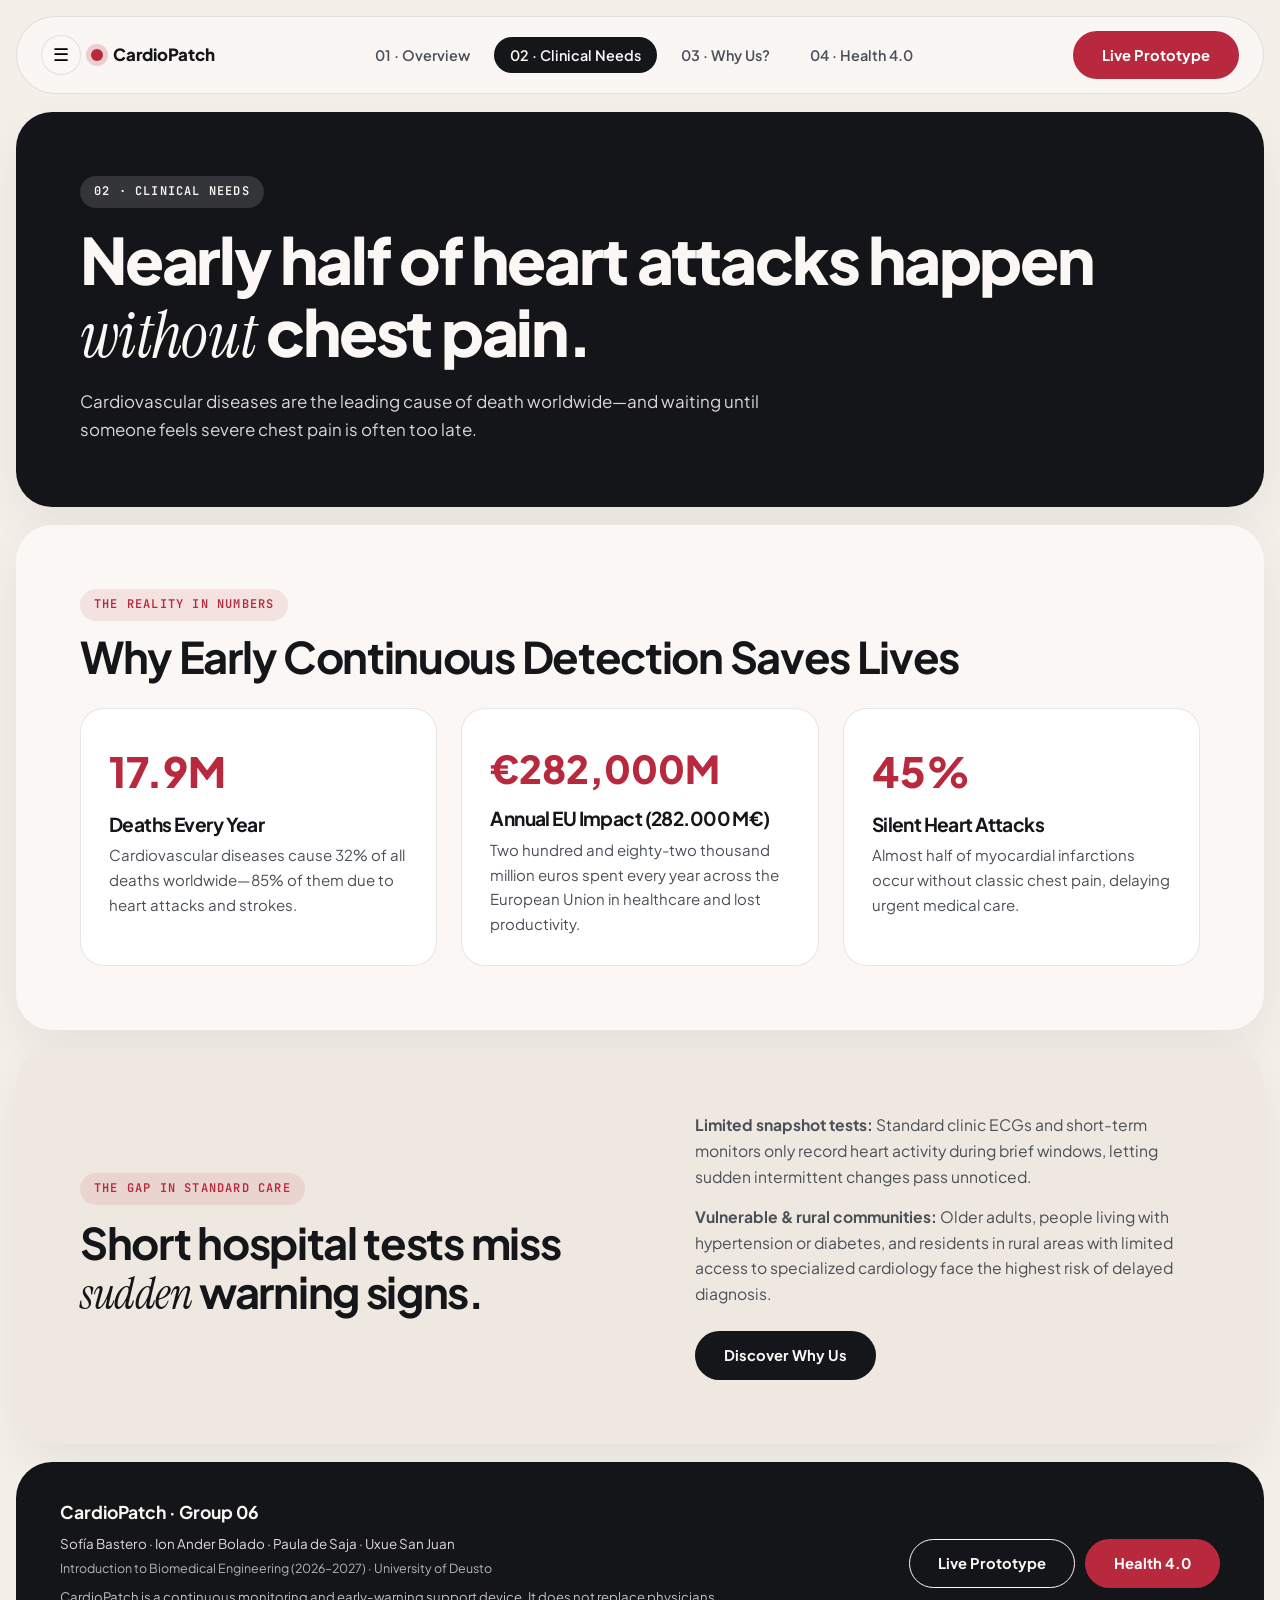
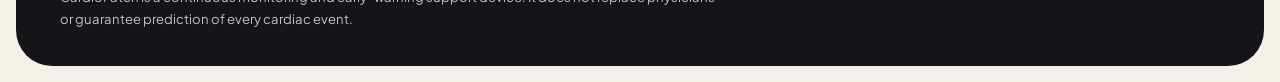
<file: clinical-needs.html>
<!DOCTYPE html>
<html lang="en">
<head>
  <meta charset="UTF-8" />
  <meta name="viewport" content="width=device-width, initial-scale=1.0" />
  <title>Clinical Needs · CardioPatch</title>
  <link rel="stylesheet" href="./styles.css" />
  <link rel="stylesheet" href="./animations.css" />
</head>
<body>
  <div class="page-shell">
    <div id="site-header"></div>

    <!-- Hero -->
    <section class="band band--obsidian">
      <span class="eyebrow eyebrow--light">02 · Clinical Needs</span>
      <h1 class="display-hero" style="margin-top:16px;">
        Nearly half of heart attacks happen <span class="serif-italic">without</span> chest pain.
      </h1>
      <p style="margin-top:16px;max-width:700px;font-size:1.06rem;opacity:0.86;">
        Cardiovascular diseases are the leading cause of death worldwide—and waiting until someone feels severe chest pain is often too late.
      </p>
    </section>

    <!-- 3 Key Numbers (European Scale: €282,000 Million / 282.000 M€) -->
    <section class="band band--alabaster two-tone-sweep">
      <span class="eyebrow">The Reality In Numbers</span>
      <h2 class="display-section" style="margin:12px 0 26px;">Why Early Continuous Detection Saves Lives</h2>

      <div class="grid-3 focus-zoom-group">
        <article class="card card-wipe focus-zoom-frame">
          <div style="font-size:2.6rem;font-weight:800;color:var(--accent-crimson);">17.9M</div>
          <h3 style="margin-top:8px;font-size:1.2rem;">Deaths Every Year</h3>
          <p style="margin-top:8px;font-size:0.94rem;color:var(--ink-secondary);">
            Cardiovascular diseases cause 32% of all deaths worldwide—85% of them due to heart attacks and strokes.
          </p>
        </article>

        <article class="card card-wipe focus-zoom-frame">
          <div style="font-size:2.4rem;font-weight:800;color:var(--accent-crimson);">€282,000M</div>
          <h3 style="margin-top:8px;font-size:1.2rem;">Annual EU Impact (282.000 M€)</h3>
          <p style="margin-top:8px;font-size:0.94rem;color:var(--ink-secondary);">
            Two hundred and eighty-two thousand million euros spent every year across the European Union in healthcare and lost productivity.
          </p>
        </article>

        <article class="card card-wipe focus-zoom-frame">
          <div style="font-size:2.6rem;font-weight:800;color:var(--accent-crimson);">45%</div>
          <h3 style="margin-top:8px;font-size:1.2rem;">Silent Heart Attacks</h3>
          <p style="margin-top:8px;font-size:0.94rem;color:var(--ink-secondary);">
            Almost half of myocardial infarctions occur without classic chest pain, delaying urgent medical care.
          </p>
        </article>
      </div>
    </section>

    <!-- The Core Healthcare Gap -->
    <section class="band band--sand two-tone-sweep">
      <div class="split-2">
        <div>
          <span class="eyebrow">The Gap In Standard Care</span>
          <h2 class="display-section" style="margin-top:14px;">
            Short hospital tests miss <span class="serif-italic">sudden</span> warning signs.
          </h2>
        </div>
        <div style="display:grid;gap:14px;font-size:0.98rem;color:var(--ink-secondary);">
          <p>
            <strong>Limited snapshot tests:</strong> Standard clinic ECGs and short-term monitors only record heart activity during brief windows, letting sudden intermittent changes pass unnoticed.
          </p>
          <p>
            <strong>Vulnerable &amp; rural communities:</strong> Older adults, people living with hypertension or diabetes, and residents in rural areas with limited access to specialized cardiology face the highest risk of delayed diagnosis.
          </p>
          <div style="margin-top:10px;">
            <a href="why-us.html" class="btn-roll btn-roll--primary btn-wipe">
              <span class="roll-track"><span>Discover Why Us</span><span>Discover Why Us →</span></span>
            </a>
          </div>
        </div>
      </div>
    </section>

    <div id="site-footer"></div>
  </div>

  <script src="./data.js"></script>
  <script src="./shared.js"></script>
</body>
</html>
</file>
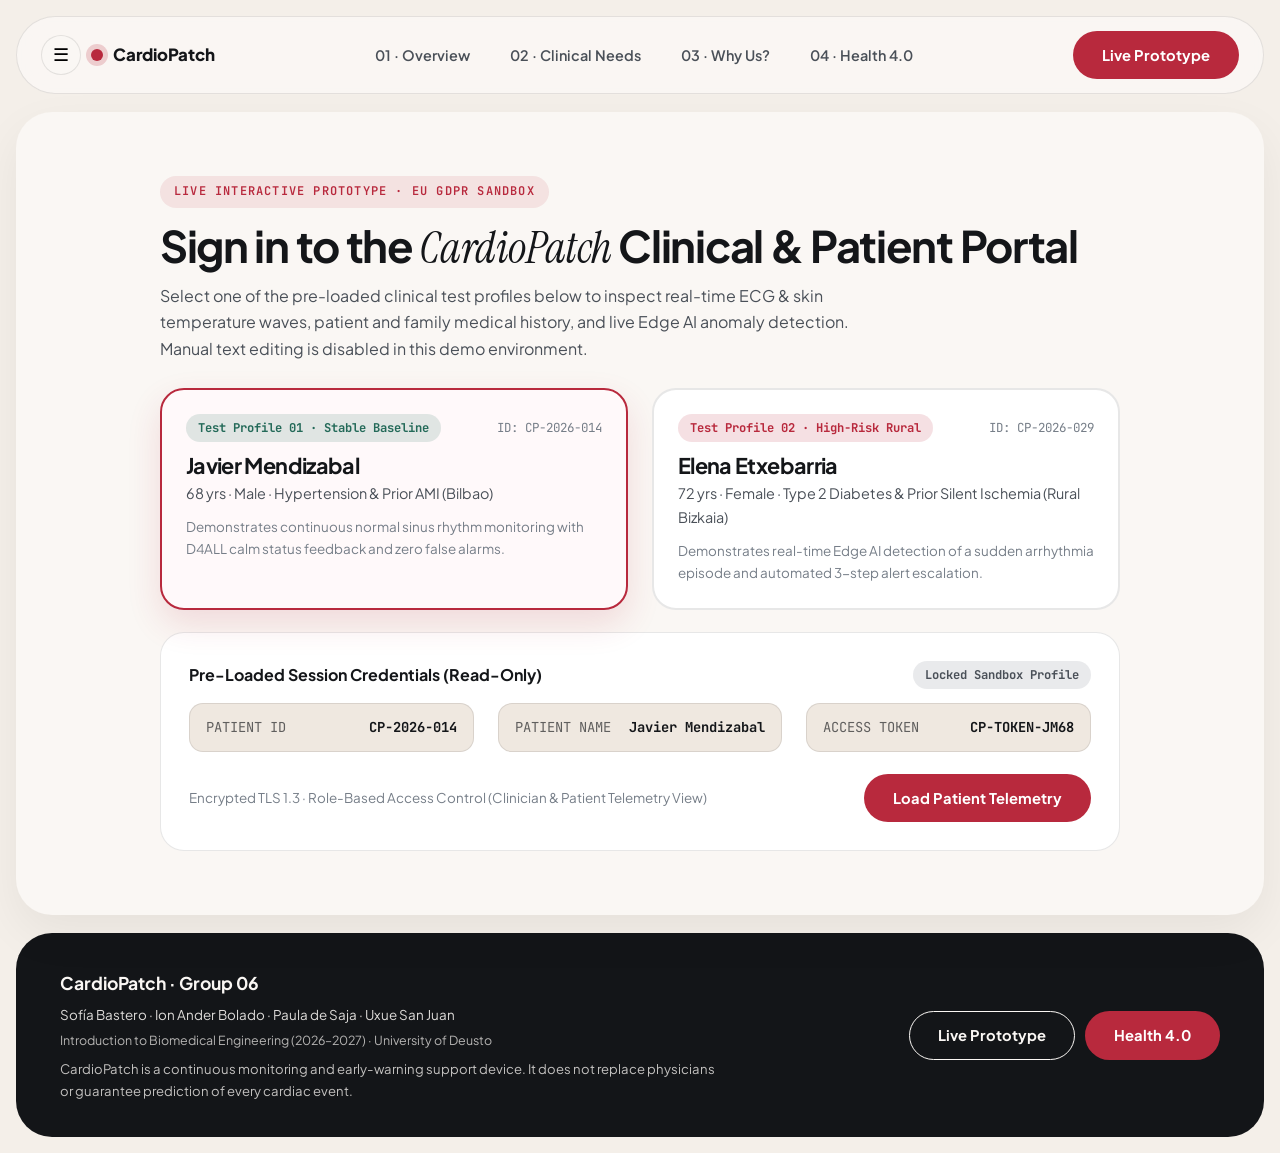
<file: prototype.html>
<!DOCTYPE html>
<html lang="en">
<head>
  <meta charset="UTF-8" />
  <meta name="viewport" content="width=device-width, initial-scale=1.0" />
  <title>Live Prototype Portal · CardioPatch</title>
  <link rel="stylesheet" href="./styles.css" />
  <link rel="stylesheet" href="./animations.css" />
  <style>
    /* Prototype Portal Specific Styles */
    .patient-select-card {
      cursor: pointer;
      border: 2px solid var(--border-subtle);
      background: #ffffff;
      border-radius: var(--radius-card);
      padding: 24px;
      transition: transform 0.28s ease, border-color 0.28s ease, box-shadow 0.28s ease;
      position: relative;
    }
    .patient-select-card:hover {
      transform: translateY(-4px);
      box-shadow: var(--shadow-soft);
    }
    .patient-select-card.selected {
      border-color: var(--accent-crimson);
      background: #fff9fa;
      box-shadow: 0 14px 34px rgba(184, 41, 61, 0.14);
    }
    .readonly-field {
      background: var(--band-sand);
      border: 1px solid var(--border-subtle);
      border-radius: 14px;
      padding: 12px 16px;
      font-family: var(--font-mono);
      font-size: 0.86rem;
      color: var(--ink-primary);
      display: flex;
      justify-content: space-between;
      align-items: center;
      user-select: none;
    }
    .monitor-screen {
      background: #0f1318;
      color: #f4f7fa;
      border-radius: 26px;
      padding: 22px;
      border: 1px solid rgba(255, 255, 255, 0.12);
      box-shadow: var(--shadow-elevated);
    }
    .ecg-grid-canvas {
      width: 100%;
      height: 210px;
      display: block;
      border-radius: 16px;
      background: #090c10;
      border: 1px solid rgba(255, 255, 255, 0.08);
    }
    .secondary-grid-canvas {
      width: 100%;
      height: 130px;
      display: block;
      border-radius: 16px;
      background: #090c10;
      border: 1px solid rgba(255, 255, 255, 0.08);
    }
    .vital-tile {
      background: rgba(255, 255, 255, 0.05);
      border: 1px solid rgba(255, 255, 255, 0.1);
      border-radius: 18px;
      padding: 16px;
    }
    .vital-value {
      font-family: var(--font-mono);
      font-size: 1.9rem;
      font-weight: 700;
      line-height: 1.1;
      margin-top: 6px;
    }
    @keyframes pulseAlert {
      0%, 100% { box-shadow: 0 0 0 0 rgba(224, 79, 95, 0.55); }
      50% { box-shadow: 0 0 0 14px rgba(224, 79, 95, 0); }
    }
    .arrhythmia-banner {
      background: linear-gradient(135deg, #9e1f32 0%, #c93247 100%);
      color: #ffffff;
      border-radius: 24px;
      padding: 24px 28px;
      border: 2px solid #ff8a98;
      animation: pulseAlert 1.8s infinite;
    }
    .stable-banner {
      background: #eef6f3;
      color: #143d33;
      border: 1px solid rgba(36, 106, 89, 0.3);
      border-radius: 22px;
      padding: 18px 24px;
    }
    .escalation-step {
      padding: 12px 14px;
      border-radius: 14px;
      background: rgba(0, 0, 0, 0.25);
      border: 1px solid rgba(255, 255, 255, 0.18);
      font-size: 0.84rem;
    }
    .spec-row {
      display: flex;
      justify-content: space-between;
      gap: 12px;
      padding: 10px 0;
      border-bottom: 1px solid var(--border-subtle);
      font-size: 0.9rem;
    }
    .spec-row:last-child { border-bottom: none; }
  </style>
</head>
<body>
  <div class="page-shell">
    <div id="site-header"></div>

    <!-- =====================================================================
         VIEW 1: READ-ONLY DEMO PATIENT LOGIN SCREEN
         ===================================================================== -->
    <section class="band band--alabaster" id="loginView">
      <div style="max-width:960px;margin:0 auto;">
        <span class="eyebrow">Live Interactive Prototype &middot; EU GDPR Sandbox</span>
        <h1 class="display-section" style="margin-top:14px;">
          Sign in to the <span class="serif-italic">CardioPatch</span> Clinical &amp; Patient Portal
        </h1>
        <p style="margin-top:10px;color:var(--ink-secondary);max-width:720px;">
          Select one of the pre-loaded clinical test profiles below to inspect real-time ECG &amp; skin temperature waves, patient and family medical history, and live Edge AI anomaly detection. Manual text editing is disabled in this demo environment.
        </p>

        <!-- Step 1: Select Pre-Configured Patient Profile -->
        <div class="grid-2" style="margin-top:26px;" id="patientCardsContainer">
          <!-- Card 1: Javier Mendizabal -->
          <div class="patient-select-card selected" data-select-patient="javier" role="button" tabindex="0">
            <div style="display:flex;justify-content:space-between;align-items:center;gap:8px;">
              <span class="badge badge--yes">Test Profile 01 &middot; Stable Baseline</span>
              <span style="font-family:var(--font-mono);font-size:0.78rem;color:var(--ink-muted);">ID: CP-2026-014</span>
            </div>
            <h3 style="margin-top:12px;font-size:1.35rem;">Javier Mendizabal</h3>
            <p style="font-size:0.9rem;color:var(--ink-secondary);margin-top:4px;">
              68 yrs &middot; Male &middot; Hypertension &amp; Prior AMI (Bilbao)
            </p>
            <p style="font-size:0.84rem;color:var(--ink-muted);margin-top:10px;">
              Demonstrates continuous normal sinus rhythm monitoring with D4ALL calm status feedback and zero false alarms.
            </p>
          </div>

          <!-- Card 2: Elena Etxebarria -->
          <div class="patient-select-card" data-select-patient="elena" role="button" tabindex="0">
            <div style="display:flex;justify-content:space-between;align-items:center;gap:8px;">
              <span class="badge badge--alert">Test Profile 02 &middot; High-Risk Rural</span>
              <span style="font-family:var(--font-mono);font-size:0.78rem;color:var(--ink-muted);">ID: CP-2026-029</span>
            </div>
            <h3 style="margin-top:12px;font-size:1.35rem;">Elena Etxebarria</h3>
            <p style="font-size:0.9rem;color:var(--ink-secondary);margin-top:4px;">
              72 yrs &middot; Female &middot; Type 2 Diabetes &amp; Prior Silent Ischemia (Rural Bizkaia)
            </p>
            <p style="font-size:0.84rem;color:var(--ink-muted);margin-top:10px;">
              Demonstrates real-time Edge AI detection of a sudden arrhythmia episode and automated 3-step alert escalation.
            </p>
          </div>
        </div>

        <!-- Step 2: Read-Only Credentials Box (No Typing Permitted) -->
        <div class="card" style="margin-top:22px;background:#ffffff;">
          <div style="display:flex;justify-content:space-between;align-items:center;flex-wrap:wrap;gap:10px;margin-bottom:14px;">
            <strong style="font-size:1rem;">Pre-Loaded Session Credentials (Read-Only)</strong>
            <span class="badge badge--no">Locked Sandbox Profile</span>
          </div>
          <div class="grid-3">
            <div class="readonly-field">
              <span style="opacity:0.65;">PATIENT ID</span>
              <strong id="loginPatientId">CP-2026-014</strong>
            </div>
            <div class="readonly-field">
              <span style="opacity:0.65;">PATIENT NAME</span>
              <strong id="loginPatientName">Javier Mendizabal</strong>
            </div>
            <div class="readonly-field">
              <span style="opacity:0.65;">ACCESS TOKEN</span>
              <strong id="loginAccessToken">CP-TOKEN-JM68</strong>
            </div>
          </div>

          <div style="margin-top:22px;display:flex;align-items:center;justify-content:space-between;flex-wrap:wrap;gap:14px;">
            <span style="font-size:0.84rem;color:var(--ink-muted);">
              Encrypted TLS 1.3 &middot; Role-Based Access Control (Clinician &amp; Patient Telemetry View)
            </span>
            <button type="button" id="signInDemoBtn" class="btn-roll btn-roll--crimson btn-wipe">
              <span class="roll-track">
                <span>Load Patient Telemetry</span>
                <span>Load Patient Telemetry &rarr;</span>
              </span>
            </button>
          </div>
        </div>
      </div>
    </section>

    <!-- =====================================================================
         VIEW 2: AUTHENTICATED LIVE PATIENT DASHBOARD (HIDDEN UNTIL SIGN IN)
         ===================================================================== -->
    <div id="dashboardView" style="display:none;flex-direction:column;gap:18px;">

      <!-- Session Top Control Bar -->
      <section class="band band--sand" style="padding:22px 30px;">
        <div style="display:flex;justify-content:space-between;align-items:center;flex-wrap:wrap;gap:14px;">
          <div>
            <span class="badge badge--yes" id="sessionRoleBadge">Active Telemetry Session</span>
            <h2 style="margin-top:8px;font-size:1.55rem;" id="dashPatientHeader">Javier Mendizabal (68M)</h2>
            <p style="font-size:0.86rem;color:var(--ink-secondary);" id="dashPatientSubheader">
              Patient ID: CP-2026-014 &middot; Paired Hub: CardioPatch #CP-04A &middot; EU Cloud Sync: Live
            </p>
          </div>
          <div style="display:flex;gap:10px;flex-wrap:wrap;">
            <button type="button" class="preset-btn" id="switchPatientBtn">Switch to Elena Etxebarria</button>
            <button type="button" class="preset-btn" id="logoutDemoBtn" style="background:var(--ink-primary);color:#fff;">Log Out</button>
          </div>
        </div>
      </section>

      <!-- Dynamic Status / Sudden Arrhythmia Alert Banner -->
      <div id="statusAlertContainer"></div>

      <!-- Real-Time Multi-Channel Physiological Waveforms -->
      <section class="monitor-screen">
        <div style="display:flex;justify-content:space-between;align-items:center;flex-wrap:wrap;gap:12px;margin-bottom:18px;">
          <div>
            <span class="eyebrow eyebrow--light" id="monitorStreamTag">LIVE 250 HZ SINGLE-LEAD ECG &amp; THERMOMETRY</span>
            <h3 style="margin-top:8px;font-size:1.35rem;color:#fff;">Real-Time Physiological Signal Stream</h3>
          </div>
          <div style="display:flex;gap:8px;flex-wrap:wrap;">
            <button type="button" class="preset-btn active" id="toggleSweepBtn">Pause Stream</button>
            <button type="button" class="preset-btn" id="toggleSpeedBtn">Speed: 25 mm/s</button>
            <button type="button" class="preset-btn" id="toggleAudioBtn">Audio Alert: Off</button>
            <button type="button" class="preset-btn" id="replayArrhythmiaBtn" style="display:none;background:#e04f5f;color:#fff;border-color:#e04f5f;">
              Replay Arrhythmia Event
            </button>
          </div>
        </div>

        <!-- 4 Live Vital Tiles -->
        <div style="display:grid;grid-template-columns:repeat(auto-fit,minmax(170px,1fr));gap:14px;margin-bottom:18px;">
          <div class="vital-tile">
            <div style="display:flex;justify-content:space-between;align-items:center;">
              <span style="font-size:0.76rem;opacity:0.72;font-family:var(--font-mono);">HEART RATE</span>
              <span id="beatHeartIcon" style="color:#36d399;font-size:1rem;">&#9829;</span>
            </div>
            <div class="vital-value" id="vitalBpm" style="color:#36d399;">68 <small style="font-size:0.95rem;">BPM</small></div>
            <div style="font-size:0.78rem;opacity:0.72;margin-top:4px;" id="vitalRhythmLabel">Normal Sinus Rhythm</div>
          </div>

          <div class="vital-tile">
            <span style="font-size:0.76rem;opacity:0.72;font-family:var(--font-mono);">ST-SEGMENT SHIFT</span>
            <div class="vital-value" id="vitalSt" style="color:#60a5fa;">0.0 <small style="font-size:0.95rem;">mm</small></div>
            <div style="font-size:0.78rem;opacity:0.72;margin-top:4px;" id="vitalStLabel">Isoelectric Baseline</div>
          </div>

          <div class="vital-tile">
            <span style="font-size:0.76rem;opacity:0.72;font-family:var(--font-mono);">SKIN TEMPERATURE</span>
            <div class="vital-value" id="vitalTemp" style="color:#fbbf24;">36.6 <small style="font-size:0.95rem;">&deg;C</small></div>
            <div style="font-size:0.78rem;opacity:0.72;margin-top:4px;" id="vitalTempLabel">NTC Thermistor Stable</div>
          </div>

          <div class="vital-tile">
            <span style="font-size:0.76rem;opacity:0.72;font-family:var(--font-mono);">HRV (RMSSD) / AI</span>
            <div class="vital-value" id="vitalHrv" style="color:#e2e8f0;">42 <small style="font-size:0.95rem;">ms</small></div>
            <div style="font-size:0.78rem;opacity:0.72;margin-top:4px;" id="vitalAiLabel">Edge AI: Tier 0 (Quiet)</div>
          </div>
        </div>

        <!-- Channel 1: Live ECG Canvas -->
        <div style="margin-bottom:14px;">
          <div style="display:flex;justify-content:space-between;font-family:var(--font-mono);font-size:0.75rem;opacity:0.75;margin-bottom:6px;">
            <span>CH1 &middot; LEAD II EQUIVALENT ECG (0.5&ndash;40 HZ BANDPASS FILTERED)</span>
            <span id="ecgScaleLabel">10 mm/mV &middot; 250 Hz</span>
          </div>
          <canvas id="liveEcgCanvas" class="ecg-grid-canvas"></canvas>
        </div>

        <!-- Channel 2: Live Skin Temperature & HRV Trend Canvas -->
        <div>
          <div style="display:flex;justify-content:space-between;font-family:var(--font-mono);font-size:0.75rem;opacity:0.75;margin-bottom:6px;">
            <span>CH2 &middot; CONTINUOUS SKIN THERMOREGULATION (&deg;C) &amp; R-R VARIABILITY</span>
            <span>NTC SENSOR &middot; &plusmn;0.1 &deg;C</span>
          </div>
          <canvas id="liveTempCanvas" class="secondary-grid-canvas"></canvas>
        </div>
      </section>

      <!-- Patient Clinical + Family History AND Connected Device Specs -->
      <section class="band band--alabaster">
        <div class="grid-2">
          <!-- Column 1: Patient & Family Clinical History -->
          <article class="card" style="background:#ffffff;">
            <span class="badge badge--alert">Electronic Health &amp; Family Record</span>
            <h3 style="margin-top:12px;font-size:1.35rem;">Patient &amp; Family Clinical History</h3>
            <div id="clinicalHistoryContent" style="margin-top:14px;"></div>
          </article>

          <!-- Column 2: Wearable Device Characteristics & Live Diagnostics -->
          <article class="card" style="background:#ffffff;">
            <span class="badge badge--yes">Hardware &amp; Cloud Telemetry</span>
            <h3 style="margin-top:12px;font-size:1.35rem;">Connected Device Characteristics</h3>
            <div id="deviceSpecsContent" style="margin-top:14px;"></div>
          </article>
        </div>
      </section>
    </div>

    <div id="site-footer"></div>
  </div>

  <script src="./data.js"></script>
  <script src="./shared.js"></script>
  <script src="./prototype.js"></script>
</body>
</html>
</file>
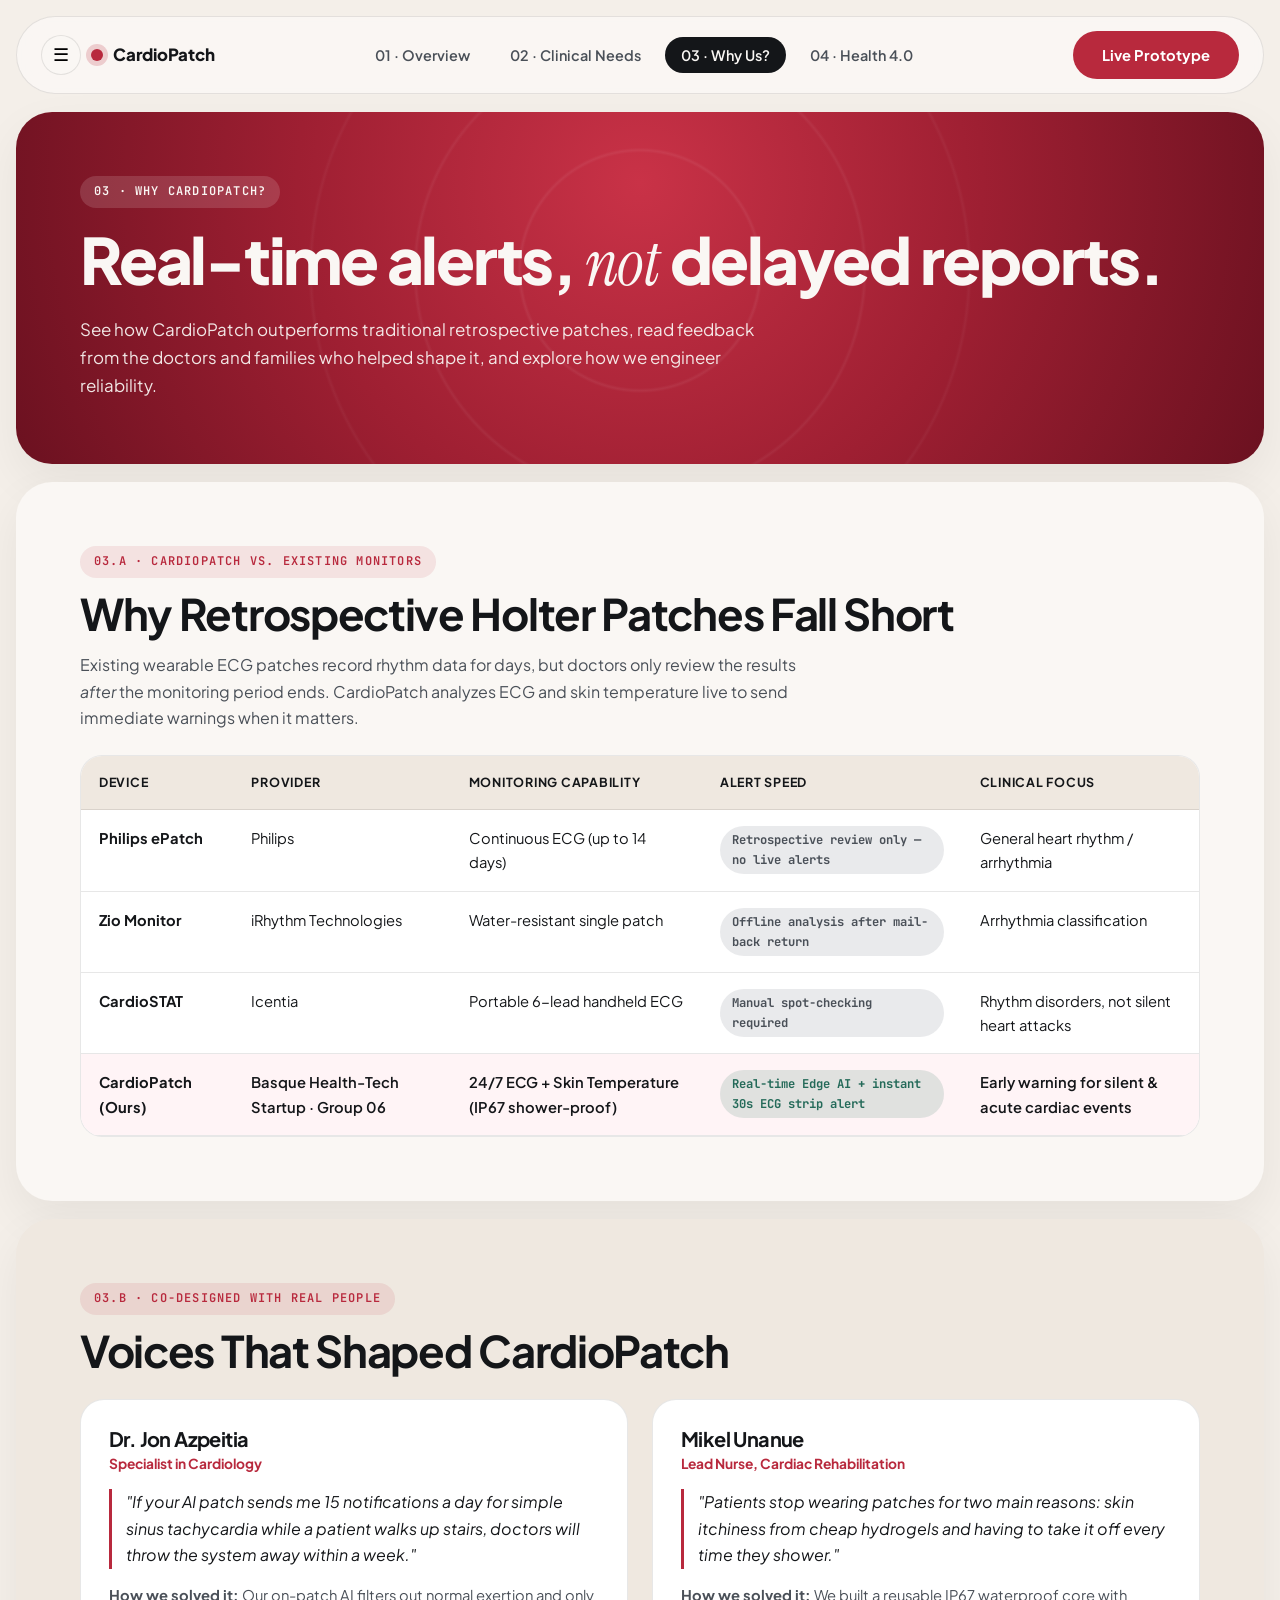
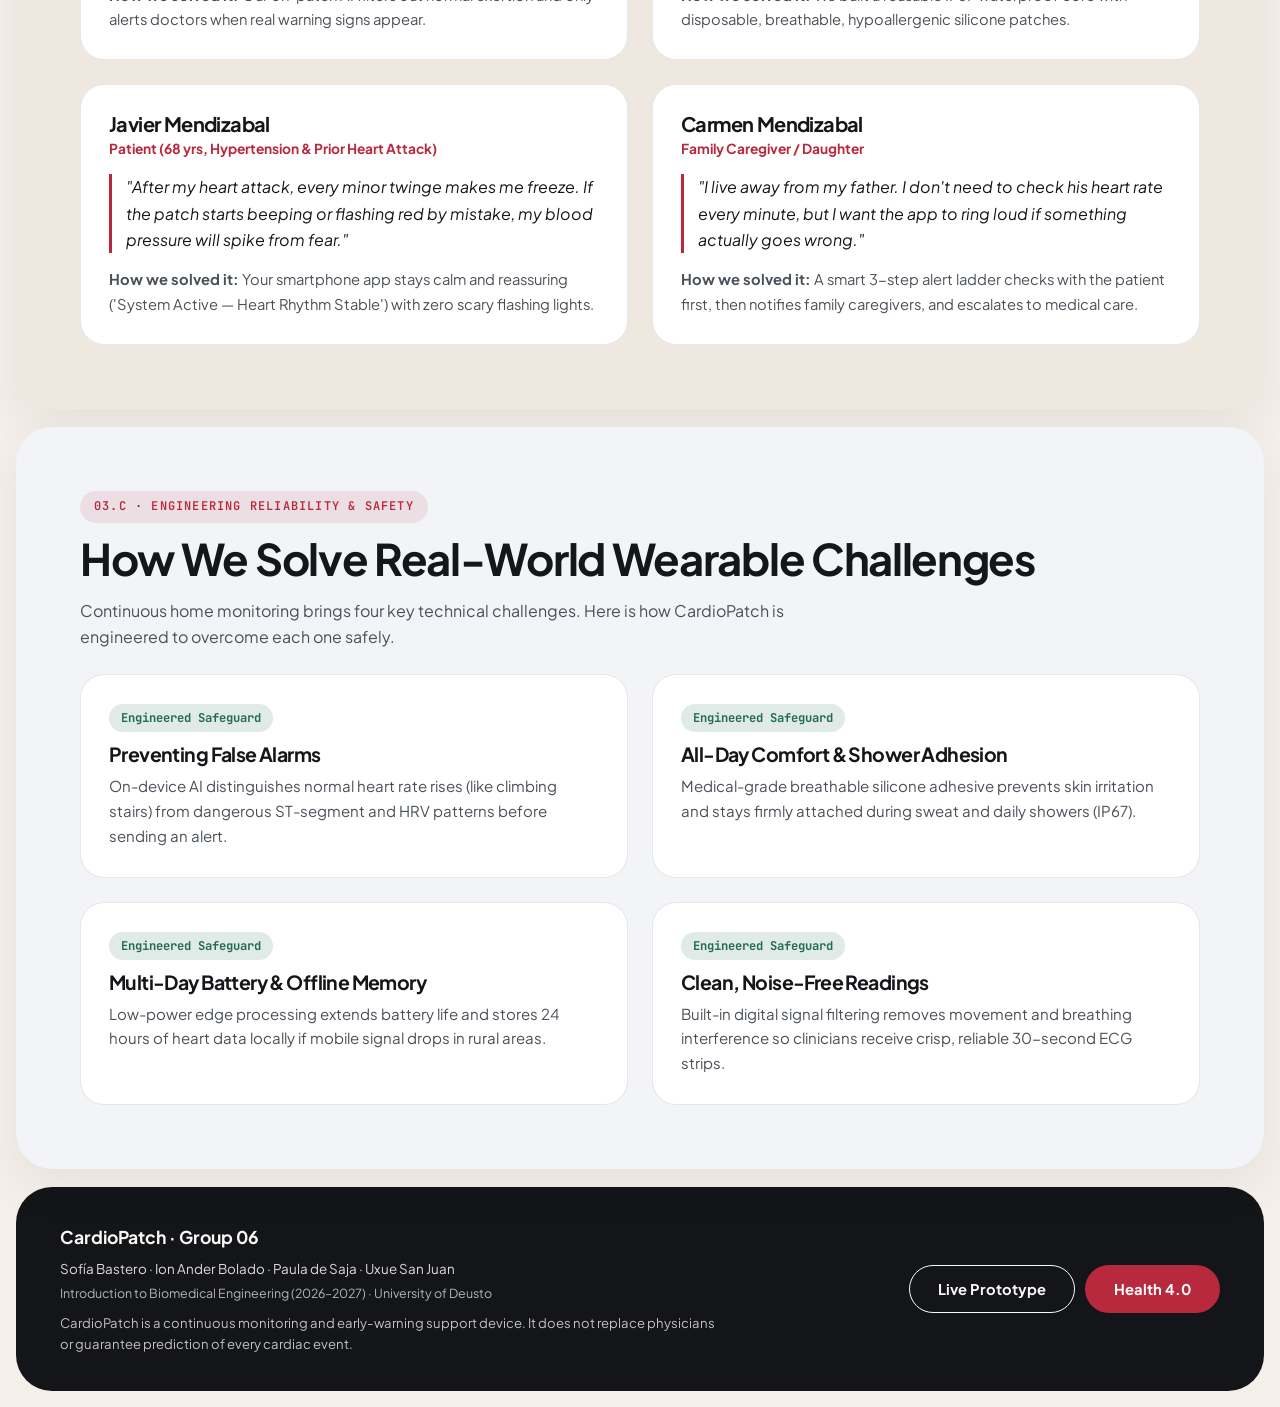
<file: why-us.html>
<!DOCTYPE html>
<html lang="en">
<head>
  <meta charset="UTF-8" />
  <meta name="viewport" content="width=device-width, initial-scale=1.0" />
  <title>Why Us? · CardioPatch</title>
  <link rel="stylesheet" href="./styles.css" />
  <link rel="stylesheet" href="./animations.css" />
</head>
<body>
  <div class="page-shell">
    <div id="site-header"></div>

    <!-- Hero -->
    <section class="band band--crimson">
      <div class="radial-rings"></div>
      <div style="position:relative;z-index:2;">
        <span class="eyebrow eyebrow--light">03 · Why CardioPatch?</span>
        <h1 class="display-hero" style="margin-top:16px;">
          Real-time alerts, <span class="serif-italic">not</span> delayed reports.
        </h1>
        <p style="margin-top:16px;max-width:700px;font-size:1.06rem;opacity:0.92;">
          See how CardioPatch outperforms traditional retrospective patches, read feedback from the doctors and families who helped shape it, and explore how we engineer reliability.
        </p>
      </div>
    </section>

    <!-- Sub-section A: Competitor Comparison (Moved from Clinical Needs) -->
    <section class="band band--alabaster two-tone-sweep">
      <span class="eyebrow">03.A · CardioPatch vs. Existing Monitors</span>
      <h2 class="display-section" style="margin:12px 0 14px;">Why Retrospective Holter Patches Fall Short</h2>
      <p style="max-width:740px;color:var(--ink-secondary);margin-bottom:24px;">
        Existing wearable ECG patches record rhythm data for days, but doctors only review the results <em>after</em> the monitoring period ends. CardioPatch analyzes ECG and skin temperature live to send immediate warnings when it matters.
      </p>

      <div class="table-wrap">
        <table>
          <thead>
            <tr>
              <th>Device</th>
              <th>Provider</th>
              <th>Monitoring Capability</th>
              <th>Alert Speed</th>
              <th>Clinical Focus</th>
            </tr>
          </thead>
          <tbody id="competitorTableBody"></tbody>
        </table>
      </div>
    </section>

    <!-- Sub-section B: Voices From Development (Section 2.3 Testimonials) -->
    <section class="band band--sand two-tone-sweep">
      <span class="eyebrow">03.B · Co-Designed With Real People</span>
      <h2 class="display-section" style="margin:12px 0 24px;">Voices That Shaped CardioPatch</h2>
      <div class="grid-2 focus-zoom-group" id="testimonialsGrid"></div>
    </section>

    <!-- Sub-section C: Built For Real-World Reliability (Moved from Section 4.2 Risks) -->
    <section class="band band--mist two-tone-sweep">
      <span class="eyebrow">03.C · Engineering Reliability &amp; Safety</span>
      <h2 class="display-section" style="margin:12px 0 14px;">How We Solve Real-World Wearable Challenges</h2>
      <p style="max-width:720px;color:var(--ink-secondary);margin-bottom:24px;">
        Continuous home monitoring brings four key technical challenges. Here is how CardioPatch is engineered to overcome each one safely.
      </p>
      <div class="grid-2 focus-zoom-group" id="safeguardsGrid"></div>
    </section>

    <div id="site-footer"></div>
  </div>

  <script src="./data.js"></script>
  <script src="./shared.js"></script>
  <script>
    document.addEventListener("DOMContentLoaded", () => {
      document.getElementById("competitorTableBody").innerHTML = PROJECT_DATA.competitors.map((c) => `
        <tr style="${c.highlight ? "background:#fff4f6;font-weight:600;" : ""}">
          <td><strong>${c.name}</strong></td>
          <td>${c.provider}</td>
          <td>${c.monitoring}</td>
          <td><span class="badge ${c.highlight ? "badge--yes" : "badge--no"}">${c.alerting}</span></td>
          <td>${c.focus}</td>
        </tr>
      `).join("");

      document.getElementById("testimonialsGrid").innerHTML = PROJECT_DATA.testimonials.map((t) => `
        <article class="card card-wipe focus-zoom-frame">
          <h3 style="font-size:1.25rem;">${t.person}</h3>
          <p style="font-size:0.86rem;font-weight:700;color:var(--accent-crimson);margin-top:2px;">${t.role}</p>
          <blockquote style="margin:14px 0;padding-left:14px;border-left:3px solid var(--accent-crimson);font-style:italic;color:var(--ink-primary);">
            "${t.quote}"
          </blockquote>
          <p style="font-size:0.92rem;color:var(--ink-secondary);"><strong>How we solved it:</strong> ${t.takeaway}</p>
        </article>
      `).join("");

      document.getElementById("safeguardsGrid").innerHTML = PROJECT_DATA.safeguards.map((s) => `
        <article class="card card-wipe focus-zoom-frame">
          <span class="badge badge--yes">Engineered Safeguard</span>
          <h3 style="margin-top:12px;font-size:1.22rem;">${s.challenge}</h3>
          <p style="margin-top:8px;font-size:0.94rem;color:var(--ink-secondary);">${s.solution}</p>
        </article>
      `).join("");
    });
  </script>
</body>
</html>
</file>
<file: styles.css>
/* ==========================================================================
   CardioPatch — Startup Product Design System (Basque Country / EU)
   Clean, low-stimulation, accessible UI with generous whitespace
   ========================================================================== */

@import url('https://fonts.googleapis.com/css2?family=Instrument+Serif:ital@0;1&family=JetBrains+Mono:wght@400;500;600&family=Plus+Jakarta+Sans:wght@400;500;600;700;800&display=swap');

:root {
  --bg-canvas: #f4efe9;
  --band-alabaster: #faf7f4;
  --band-sand: #efe8e0;
  --band-mist: #f2f4f7;
  --band-crimson: #9e1f32;
  --band-crimson-deep: #6b1120;
  --band-obsidian: #131518;

  --accent-crimson: #b8293d;
  --accent-coral: #e04f5f;
  --accent-sage: #246a59;
  --accent-amber: #c97a16;

  --ink-primary: #141619;
  --ink-secondary: #4a5058;
  --ink-muted: #767e88;
  --ink-inverse: #faf7f4;

  --border-subtle: rgba(20, 22, 25, 0.1);
  --border-light: rgba(250, 247, 244, 0.2);

  --radius-band: 36px;
  --radius-card: 24px;
  --radius-pill: 999px;

  --font-sans: 'Plus Jakarta Sans', -apple-system, BlinkMacSystemFont, sans-serif;
  --font-serif: 'Instrument Serif', Georgia, serif;
  --font-mono: 'JetBrains Mono', monospace;

  --shadow-soft: 0 18px 48px rgba(20, 22, 25, 0.06);
  --shadow-elevated: 0 28px 64px rgba(20, 22, 25, 0.15);
}

*, *::before, *::after {
  box-sizing: border-box;
  margin: 0;
  padding: 0;
}

html {
  scroll-behavior: smooth;
  background-color: var(--bg-canvas);
  color: var(--ink-primary);
  font-family: var(--font-sans);
  line-height: 1.65;
  -webkit-font-smoothing: antialiased;
}

body {
  padding: 16px;
  min-height: 100vh;
}

.page-shell {
  max-width: 1320px;
  margin: 0 auto;
  display: flex;
  flex-direction: column;
  gap: 18px;
}

/* Typography */
h1, h2, h3, h4 {
  font-weight: 700;
  letter-spacing: -0.03em;
  line-height: 1.12;
}

.display-hero {
  font-size: clamp(2.4rem, 5vw, 4.4rem);
  font-weight: 800;
  letter-spacing: -0.035em;
}

.display-section {
  font-size: clamp(1.85rem, 3.4vw, 2.85rem);
  font-weight: 700;
}

.serif-italic {
  font-family: var(--font-serif);
  font-style: italic;
  font-weight: 400;
  letter-spacing: -0.01em;
}

.eyebrow {
  display: inline-flex;
  align-items: center;
  gap: 8px;
  font-family: var(--font-mono);
  font-size: 0.75rem;
  font-weight: 600;
  text-transform: uppercase;
  letter-spacing: 0.1em;
  padding: 6px 14px;
  border-radius: var(--radius-pill);
  background: rgba(184, 41, 61, 0.1);
  color: var(--accent-crimson);
}

.eyebrow--light {
  background: rgba(250, 247, 244, 0.14);
  color: var(--ink-inverse);
}

/* Architectural Section Bands */
.band {
  position: relative;
  border-radius: var(--radius-band);
  padding: clamp(32px, 5vw, 68px);
  overflow: hidden;
  box-shadow: var(--shadow-soft);
}

.band--crimson {
  background: radial-gradient(circle at 50% 20%, #c93247 0%, var(--band-crimson) 50%, var(--band-crimson-deep) 100%);
  color: var(--ink-inverse);
}

.band--alabaster { background: var(--band-alabaster); color: var(--ink-primary); }
.band--sand { background: var(--band-sand); color: var(--ink-primary); }
.band--mist { background: var(--band-mist); color: var(--ink-primary); }
.band--obsidian { background: var(--band-obsidian); color: var(--ink-inverse); }

.radial-rings {
  position: absolute;
  inset: 0;
  pointer-events: none;
  background-image:
    radial-gradient(circle at 50% 45%, transparent 18%, rgba(255,255,255,0.06) 18.4%, transparent 18.8%),
    radial-gradient(circle at 50% 45%, transparent 34%, rgba(255,255,255,0.05) 34.4%, transparent 34.8%),
    radial-gradient(circle at 50% 45%, transparent 50%, rgba(255,255,255,0.04) 50.4%, transparent 50.8%);
}

/* Sticky Top Navigation Bar */
.topbar {
  display: flex;
  align-items: center;
  justify-content: space-between;
  gap: 16px;
  padding: 14px 24px;
  border-radius: var(--radius-pill);
  background: rgba(250, 247, 244, 0.92);
  backdrop-filter: blur(14px);
  border: 1px solid var(--border-subtle);
  position: sticky;
  top: 12px;
  z-index: 90;
}

.topbar-left, .topbar-right {
  display: flex;
  align-items: center;
  gap: 10px;
}

.brand-mark {
  display: flex;
  align-items: center;
  gap: 10px;
  text-decoration: none;
  color: var(--ink-primary);
  font-weight: 800;
  font-size: 1.05rem;
}

.brand-pulse {
  width: 12px;
  height: 12px;
  border-radius: 50%;
  background: var(--accent-crimson);
  box-shadow: 0 0 0 5px rgba(184, 41, 61, 0.2);
}

.nav-links {
  display: flex;
  align-items: center;
  gap: 8px;
  list-style: none;
}

.nav-link {
  text-decoration: none;
  color: var(--ink-secondary);
  font-size: 0.9rem;
  font-weight: 600;
  padding: 9px 16px;
  border-radius: var(--radius-pill);
  transition: color 0.25s ease;
}

.nav-link.active {
  background: var(--ink-primary);
  color: var(--ink-inverse);
}

.menu-trigger {
  width: 40px;
  height: 40px;
  border-radius: 50%;
  border: 1px solid var(--border-subtle);
  background: var(--band-alabaster);
  cursor: pointer;
  display: grid;
  place-items: center;
  font-size: 1.1rem;
}

/* Slide-Out Drawer */
.drawer-backdrop {
  position: fixed;
  inset: 0;
  background: rgba(19, 21, 24, 0.55);
  backdrop-filter: blur(6px);
  opacity: 0;
  pointer-events: none;
  transition: opacity 0.3s ease;
  z-index: 120;
}

.drawer-backdrop.open { opacity: 1; pointer-events: auto; }

.nav-drawer {
  position: fixed;
  top: 14px;
  left: 14px;
  bottom: 14px;
  width: min(380px, calc(100vw - 28px));
  background: var(--band-obsidian);
  color: var(--ink-inverse);
  border-radius: var(--radius-band);
  padding: 32px;
  display: flex;
  flex-direction: column;
  justify-content: space-between;
  transform: translateX(-110%);
  transition: transform 0.42s cubic-bezier(0.22, 1, 0.36, 1);
  z-index: 130;
}

.nav-drawer.open { transform: translateX(0); }

.drawer-links {
  list-style: none;
  display: flex;
  flex-direction: column;
  gap: 12px;
  margin-top: 28px;
}

.drawer-links a {
  display: flex;
  justify-content: space-between;
  align-items: center;
  text-decoration: none;
  color: var(--ink-inverse);
  font-size: 1.2rem;
  font-weight: 700;
  padding: 14px 18px;
  border-radius: 18px;
  border: 1px solid var(--border-light);
}

/* Spacious Grids & Cards */
.split-2 {
  display: grid;
  grid-template-columns: 1.05fr 0.95fr;
  gap: clamp(28px, 4.5vw, 64px);
  align-items: center;
}

.grid-2 { display: grid; grid-template-columns: repeat(2, 1fr); gap: 24px; }
.grid-3 { display: grid; grid-template-columns: repeat(3, 1fr); gap: 24px; }

.card {
  background: #ffffff;
  border: 1px solid var(--border-subtle);
  border-radius: var(--radius-card);
  padding: 28px;
}

.band--obsidian .card,
.band--crimson .card {
  background: rgba(255, 255, 255, 0.08);
  border-color: var(--border-light);
}

/* Manual Image Placeholder Slots */
.media-placeholder {
  position: relative;
  border-radius: 28px;
  border: 2px dashed rgba(250, 247, 244, 0.42);
  background: rgba(255, 255, 255, 0.08);
  min-height: 310px;
  display: flex;
  flex-direction: column;
  align-items: center;
  justify-content: center;
  text-align: center;
  padding: 28px;
  overflow: hidden;
}

.media-placeholder--light {
  border-color: rgba(20, 22, 25, 0.22);
  background: #ffffff;
  color: var(--ink-primary);
}

.media-placeholder img {
  max-width: 100%;
  max-height: 340px;
  object-fit: contain;
  border-radius: 20px;
}

.placeholder-hint {
  font-family: var(--font-mono);
  font-size: 0.8rem;
  opacity: 0.85;
  max-width: 340px;
}

/* Clean Tables */
.table-wrap {
  overflow-x: auto;
  border-radius: 22px;
  border: 1px solid var(--border-subtle);
  background: #ffffff;
}

table {
  width: 100%;
  border-collapse: collapse;
  font-size: 0.92rem;
  text-align: left;
}

th, td {
  padding: 16px 18px;
  border-bottom: 1px solid var(--border-subtle);
  vertical-align: top;
}

th {
  background: var(--band-sand);
  font-weight: 700;
  font-size: 0.78rem;
  text-transform: uppercase;
  letter-spacing: 0.06em;
}

.badge {
  display: inline-block;
  padding: 4px 12px;
  border-radius: var(--radius-pill);
  font-size: 0.76rem;
  font-weight: 700;
  font-family: var(--font-mono);
}

.badge--yes { background: rgba(36, 106, 89, 0.14); color: var(--accent-sage); }
.badge--no { background: rgba(118, 126, 136, 0.16); color: var(--ink-secondary); }
.badge--alert { background: rgba(184, 41, 61, 0.14); color: var(--accent-crimson); }

/* Prototype Live ECG Bar */
.telemetry-bar {
  display: flex;
  align-items: center;
  gap: 16px;
  background: #ffffff;
  color: var(--ink-primary);
  padding: 14px 20px;
  border-radius: var(--radius-pill);
  border: 1px solid var(--border-subtle);
  box-shadow: var(--shadow-soft);
}

.play-circle {
  width: 44px;
  height: 44px;
  border-radius: 50%;
  border: none;
  background: var(--accent-crimson);
  color: #fff;
  font-weight: 700;
  cursor: pointer;
  flex-shrink: 0;
}

.waveform-box {
  flex: 1;
  height: 48px;
  background: #f6f1eb;
  border-radius: var(--radius-pill);
  overflow: hidden;
}

.waveform-box canvas {
  width: 100%;
  height: 100%;
  display: block;
}

.preset-pills {
  display: flex;
  gap: 8px;
  flex-wrap: wrap;
}

.preset-btn {
  border: 1px solid var(--border-subtle);
  background: #ffffff;
  padding: 8px 14px;
  border-radius: var(--radius-pill);
  font-size: 0.8rem;
  font-weight: 600;
  cursor: pointer;
}

.preset-btn.active {
  background: var(--ink-primary);
  color: #fff;
}

/* Sub-section Divider inside Why Us */
.sub-divider {
  margin: 44px 0 36px;
  border: none;
  border-top: 1px solid var(--border-subtle);
}

/* Footer */
.site-footer {
  border-radius: var(--radius-band);
  background: var(--band-obsidian);
  color: var(--ink-inverse);
  padding: 36px 44px;
  display: flex;
  flex-wrap: wrap;
  justify-content: space-between;
  align-items: center;
  gap: 20px;
}

@media (max-width: 920px) {
  .split-2, .grid-2, .grid-3 { grid-template-columns: 1fr; }
  .nav-links { display: none; }
}
</file>
<file: animations.css>
/* ==========================================================================
   CardioPatch — Signature Animations
   1. Device Levitation Float (.levitate-device)
   2. Rolling Button Labels (.btn-roll)
   3. Directional Background Wipes (.btn-wipe, .card-wipe, .nav-wipe)
   4. Scroll-Triggered Two-Tone Section Sweeps (.two-tone-sweep)
   5. Hover Focus & Enlarge (.focus-zoom-group / .focus-zoom-frame)
   ========================================================================== */

/* 1. Gentle Levitation Animation for the Product Image */
@keyframes levitate {
  0%, 100% {
    transform: translateY(0px);
  }
  50% {
    transform: translateY(-14px);
  }
}

.levitate-device {
  animation: levitate 4.4s ease-in-out infinite;
  will-change: transform;
}

/* 2 & 3. Rolling Label Buttons + Directional Background Wipe */
.btn-roll {
  position: relative;
  display: inline-flex;
  align-items: center;
  justify-content: center;
  padding: 14px 28px;
  border-radius: var(--radius-pill);
  font-family: var(--font-sans);
  font-size: 0.92rem;
  font-weight: 700;
  text-decoration: none;
  border: 1px solid transparent;
  cursor: pointer;
  overflow: hidden;
  isolation: isolate;
  transition: transform 0.3s cubic-bezier(0.22, 1, 0.36, 1), border-color 0.3s ease;
}

.btn-roll--primary { background: var(--ink-primary); color: var(--ink-inverse); }
.btn-roll--crimson { background: var(--accent-crimson); color: #ffffff; }
.btn-roll--outline { background: transparent; color: inherit; border-color: currentColor; }

.btn-wipe::before {
  content: "";
  position: absolute;
  inset: 0;
  background: var(--accent-coral);
  transform: scaleX(0);
  transform-origin: right center;
  transition: transform 0.45s cubic-bezier(0.77, 0, 0.175, 1);
  z-index: -1;
}

.btn-roll--primary.btn-wipe::before { background: var(--accent-crimson); }
.btn-roll--outline.btn-wipe::before { background: var(--ink-primary); }

.btn-wipe:hover::before,
.btn-wipe:focus-visible::before {
  transform: scaleX(1);
  transform-origin: left center;
}

.btn-roll--outline.btn-wipe:hover { color: var(--ink-inverse); }

.roll-track {
  position: relative;
  display: inline-block;
  overflow: hidden;
  height: 1.25em;
  line-height: 1.25em;
}

.roll-track > span {
  display: block;
  transition: transform 0.42s cubic-bezier(0.22, 1, 0.36, 1);
}

.roll-track > span:nth-child(2) {
  position: absolute;
  left: 0;
  top: 100%;
}

.btn-roll:hover .roll-track > span,
.btn-roll:focus-visible .roll-track > span {
  transform: translateY(-100%);
}

/* Nav Pill Wipe */
.nav-wipe {
  position: relative;
  overflow: hidden;
  isolation: isolate;
}

.nav-wipe::before {
  content: "";
  position: absolute;
  inset: 0;
  background: rgba(184, 41, 61, 0.12);
  border-radius: var(--radius-pill);
  transform: scaleY(0);
  transform-origin: bottom;
  transition: transform 0.32s cubic-bezier(0.22, 1, 0.36, 1);
  z-index: -1;
}

.nav-wipe:hover::before { transform: scaleY(1); }

/* Card Background Wipe */
.card-wipe {
  position: relative;
  overflow: hidden;
  isolation: isolate;
  transition: transform 0.35s cubic-bezier(0.22, 1, 0.36, 1);
}

.card-wipe::after {
  content: "";
  position: absolute;
  inset: 0;
  background: linear-gradient(135deg, rgba(184, 41, 61, 0.06), rgba(224, 79, 95, 0.12));
  transform: translateY(101%);
  transition: transform 0.45s cubic-bezier(0.22, 1, 0.36, 1);
  z-index: -1;
}

.card-wipe:hover { transform: translateY(-4px); }
.card-wipe:hover::after { transform: translateY(0); }

/* 4. Scroll-Triggered Two-Tone Section Sweeps */
.two-tone-sweep { position: relative; }

.two-tone-sweep::before,
.two-tone-sweep::after {
  content: "";
  position: absolute;
  inset: 0;
  pointer-events: none;
  z-index: 5;
  transition: transform 0.9s cubic-bezier(0.77, 0, 0.175, 1);
}

.two-tone-sweep::before { background: var(--accent-crimson); transform: translateX(0%); }
.two-tone-sweep::after { background: var(--band-sand); transform: translateX(0%); transition-delay: 0.12s; }

.two-tone-sweep.is-revealed::before { transform: translateX(102%); }
.two-tone-sweep.is-revealed::after { transform: translateX(-102%); }

/* 5. Focus and Enlarge on Hover */
.focus-zoom-frame {
  position: relative;
  border-radius: 24px;
  overflow: hidden;
  transition:
    transform 0.45s cubic-bezier(0.22, 1, 0.36, 1),
    box-shadow 0.45s cubic-bezier(0.22, 1, 0.36, 1),
    opacity 0.35s ease;
}

.focus-zoom-group:hover .focus-zoom-frame { opacity: 0.74; }

.focus-zoom-group .focus-zoom-frame:hover {
  opacity: 1;
  transform: scale(1.04);
  box-shadow: var(--shadow-elevated);
  z-index: 10;
}
</file>
